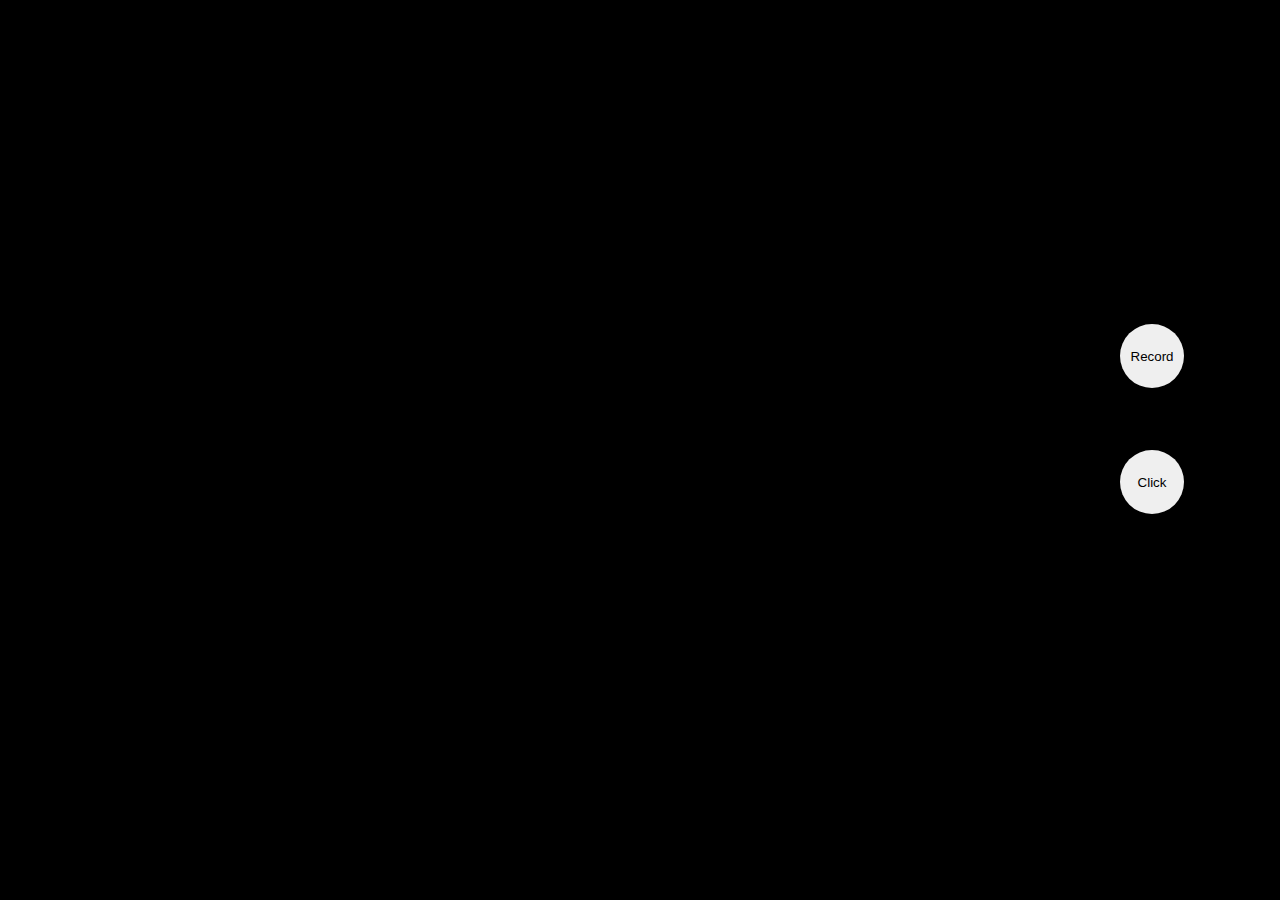
<file: camera-v1/index.html>
<!-- Comments are numbered in the form CO to Cn. -->

<!-- C0 -->
<!-- In this version of camera we will make a simple app that clicks photos and record videos and save them directly to your disk -->

<!-- C1 -->
<!-- Steps involved: -->
<!-- 1- Copy all the code from mediaRecorder poc as it already has a video recorder code. Now get the script out in a separate file.

2- Add a button in html with id click-picture, get its reference in JS, add a click eventlistener on this. On click of this button we will click pictures. 

3- Create a function "capture" which captures the at the moment image of its video track (getting from video element in the html) using canvas api. Attach this function to click event handler of captureBtn 

4- Since the functionality is done all we have to do is style it. So add an external CSS style sheet.
    a- Add styles for buttons
    b- Now for video we have to do something different, first we need to add a video container div in our html, also remove controls from video element, then make that container 100vh and 100vw, make its background black and then make the video element get its parent height and width (the reason for this is explained is css comments) -->

<!DOCTYPE html>
<html lang="en">
  <head>
    <meta charset="UTF-8" />
    <meta http-equiv="X-UA-Compatible" content="IE=edge" />
    <meta name="viewport" content="width=device-width, initial-scale=1.0" />
    <title>Camera - v1</title>
    <!-- C4.1 -->
    <link rel="stylesheet" href="style.css" />
  </head>
  <body>
    <!-- C4.4  -->
    <div class="video-container">
      <video autoplay></video>
    </div>
    <button id="record-video">Record</button>
    <!-- C2.1  -->
    <button id="click-picture">Click</button>
    <script src="script.js"></script>
  </body>
</html>
</file>
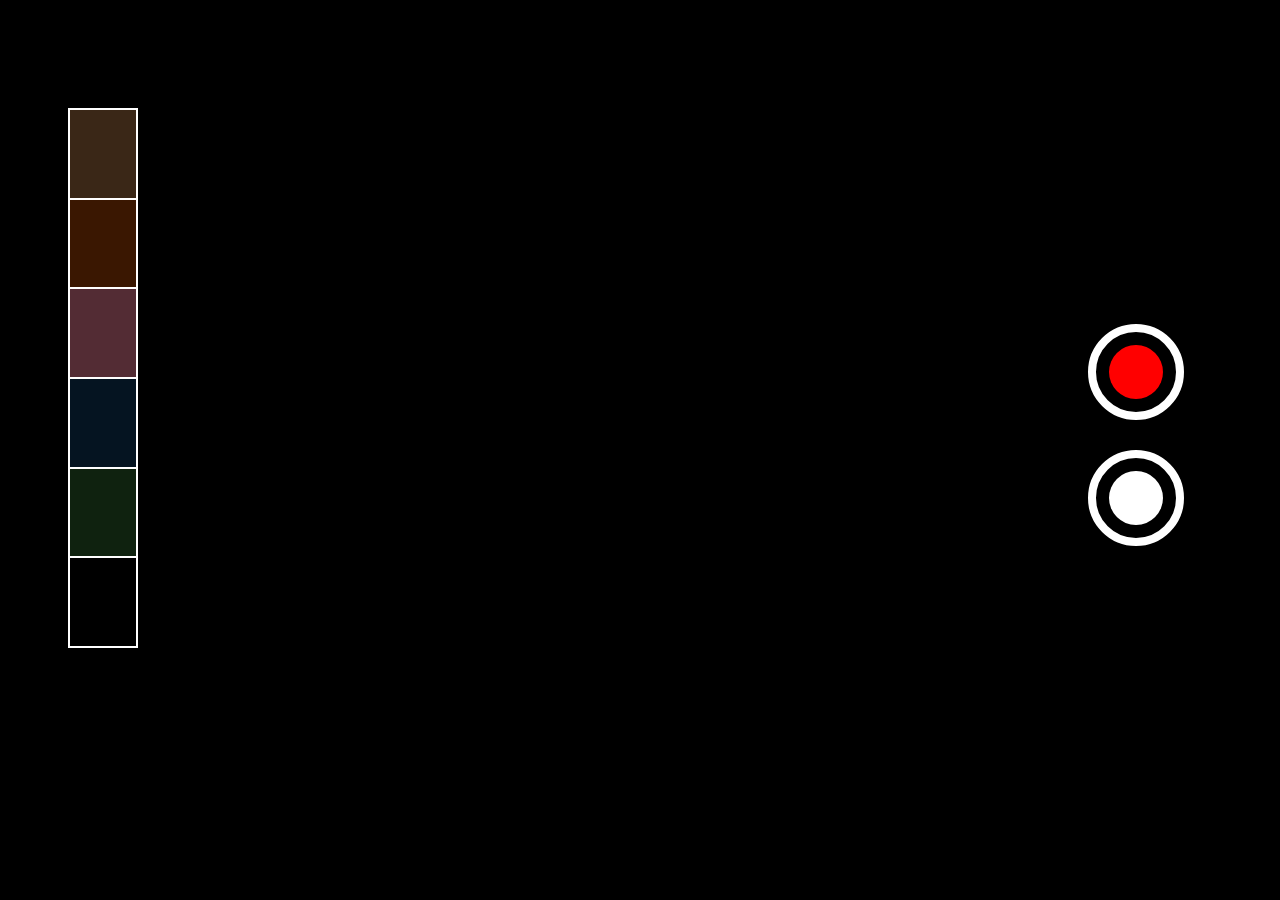
<file: camera-v2/index.html>
<!-- Comments are numbered in the form CO to Cn. -->

<!-- C0 -->
<!-- In this version of camera we will improve on camera v1 and just add filter UI elements and style the buttons with css and animations -->

<!-- C1 -->
<!-- Steps involved: -->
<!-- 1- Copy all the code from camera v1.

2- Remove the inner text of both btns and add a div inside them with id record-div and click-div respectively. Now we will style these buttons and divs in css. 

3- Create shrinkInOut animation using keyframes and then create 2 classes 
    a- record-animation: This will contain animation for recording
    b- capture-animation: This will contain animation for capture
  
4- Now in JS we will attach and remove the above classes to actually add the animation to buttons

5- Add divs in html to create filter and then style them using css-->

<!DOCTYPE html>
<html lang="en">
  <head>
    <meta charset="UTF-8" />
    <meta http-equiv="X-UA-Compatible" content="IE=edge" />
    <meta name="viewport" content="width=device-width, initial-scale=1.0" />
    <title>Camera - v2</title>
    <link rel="stylesheet" href="style.css" />
  </head>
  <body>
    <div class="video-container">
      <video autoplay></video>
    </div>
    <!-- C2.1 -->
    <button id="record-video"><div id="record-div"></div></button>
    <button id="click-picture"><div id="click-div"></div></button>

    <!-- C7.1 -->
    <!-- These are filter div each div has a background color that act as a filter, last div has no background color as it is for no filter option  -->
    <div class="filter-container">
       <div style="background-color: #f4a2613d" class="filter"></div>
      <div style="background-color: #e85d0440"  class="filter"></div>
      <div style="background-color: #ad5d6d7a"  class="filter"></div>
      <div style="background-color: #2195f323"  class="filter"></div>
      <div style="background-color: #4caf4f31"  class="filter"></div>
      <div  class="filter"></div>
    </div>
    <script src="script.js"></script>
  </body>
</html>
</file>
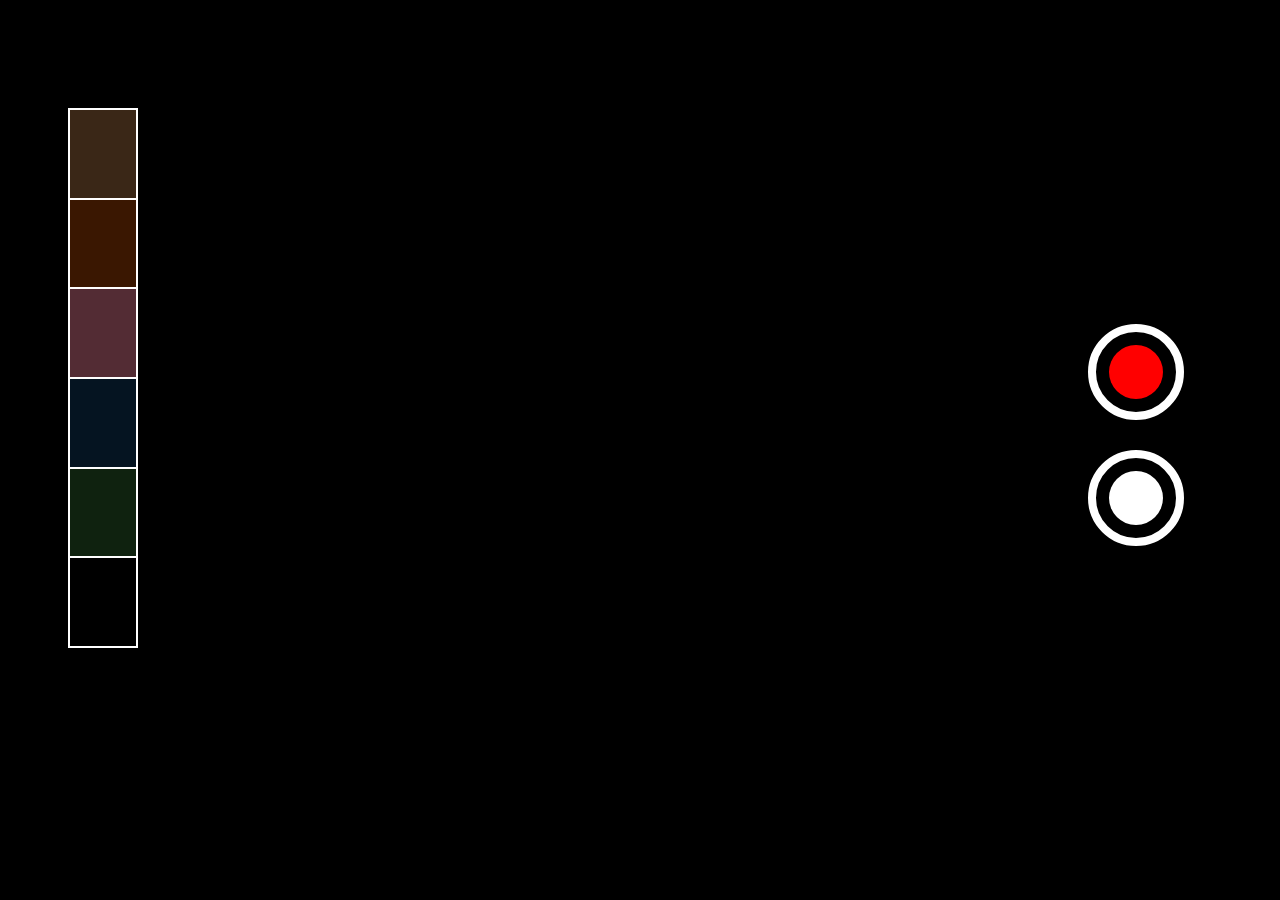
<file: camera-v3/index.html>
<!-- Comments are numbered in the form CO to Cn. -->

<!-- C0 -->
<!-- In this version of camera we will improve on camera v2 and add the functionality to filters -->

<!-- C1 -->
<!-- Steps involved: -->
<!-- 1- Copy all the code from camera v2.

2- Get reference of all filters in the script and attach click event handler on them. Create a global variable called filter and set it to empty string. Now in the event handler of filter we want 2 things (Remember filter only works on pictures):
    a- To store which filter is being used in global filter variable so that we can apply that on time of capturing the picture.
    b- To actually show filter on UI
  
3- Create 2 functions:
    a- addFilterToScreen: This will add the filter on the UI 
    b- removeFilter: This will remove filter from UI
  
4- We will have one bug that the filter we are showing on the UI will hide the buttons and filter UI elements below it, so we have to give them a higher z-index

5- We will also call removeFilter whenever we will record video because filters are not valid for videos in our app

6-Last thing we have to do is actually apply filter to the picture that is being taken(Remember filter colors should have opacity less than 1 something like 0.3 or 0.4 so that original image is actually visible). To do this we will imporve our capture function, now it will take filter as argument-->

<!DOCTYPE html>
<html lang="en">
  <head>
    <meta charset="UTF-8" />
    <meta http-equiv="X-UA-Compatible" content="IE=edge" />
    <meta name="viewport" content="width=device-width, initial-scale=1.0" />
    <title>Camera - v3</title>
    <link rel="stylesheet" href="style.css" />
  </head>
  <body>
    <div class="video-container">
      <video autoplay></video>
    </div>
    <button id="record-video"><div id="record-div"></div></button>
    <button id="click-picture"><div id="click-div"></div></button>

    <div class="filter-container">
       <div style="background-color: #f4a2613d" class="filter"></div>
      <div style="background-color: #e85d0440"  class="filter"></div>
      <div style="background-color: #ad5d6d7a"  class="filter"></div>
      <div style="background-color: #2195f323"  class="filter"></div>
      <div style="background-color: #4caf4f31"  class="filter"></div>
      <div  class="filter"></div>
    </div>
    <script src="script.js"></script>
  </body>
</html>
</file>
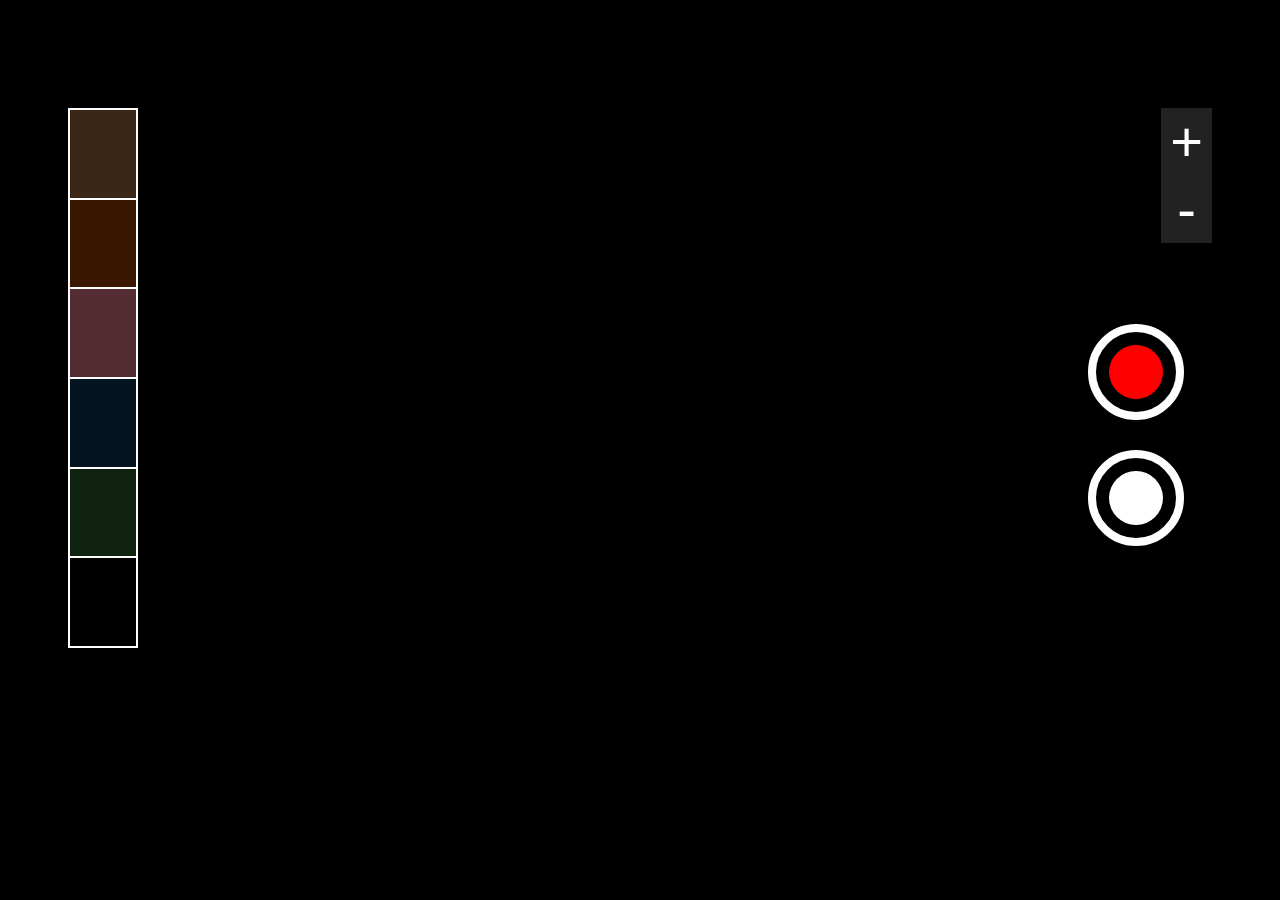
<file: camera-v4/index.html>
<!-- Comments are numbered in the form CO to Cn. -->

<!-- C0 -->
<!-- In this version of camera we will improve on camera v3 and add the zoom in and out functionality as well as UI. -->

<!-- C1 -->
<!-- Steps involved: -->
<!-- 1- Copy all the code from camera v2. 
2- Add a div with class zoom and inside it 2 buttons with id's in and out. Style these in css.
3- Get the reference of these 2 buttons in the script. Also create 3 variables - maxZoom, minZoom and currZoom
4- Now add click event listener to these 2 buttons. We want to do 2 things on click of any of these buttons
    a- Zoom in or out the video feed in the UI 
    b- Store the zoom level globally
  To zoom we can easily use transfrom:scale() property of css and manipulate it using js
5- Last step is to use currZoom value and actually zoom the image when capturing the picture (Remember this is digital zoom and not optical hence the image will get blurry on zooming). To do we simply have to zoom the canvas on which image is being drawn but here lies a problem, canvas gets zoomed from its origin and by default the origin is top left corner, we dont want that, we need the origin to be at the centre of the canvas. So first we will shift the origin of canvas to centre, zoom it then shift back the origin(shifting the origin also shifts the image so when we shift to centre a part of image was gone from the canvas so origin has to be set back again to top left after zooming) and then capture the image.-->

<!DOCTYPE html>
<html lang="en">
  <head>
    <meta charset="UTF-8" />
    <meta http-equiv="X-UA-Compatible" content="IE=edge" />
    <meta name="viewport" content="width=device-width, initial-scale=1.0" />
    <title>Camera - v4</title>
    <link rel="stylesheet" href="style.css" />
  </head>
  <body>
    <div class="video-container">
      <!-- C4.2  -->
      <!-- It is important to write transform css here because then only we will be able to get it using element.style.transform in js -->
      <video autoplay style="transform: scale(1);"></video>
    </div>
    <button id="record-video"><div id="record-div"></div></button>
    <button id="click-picture"><div id="click-div"></div></button>

    <div class="filter-container">
      <div style="background-color: #f4a2613d" class="filter"></div>
      <div style="background-color: #e85d0440" class="filter"></div>
      <div style="background-color: #ad5d6d7a" class="filter"></div>
      <div style="background-color: #2195f323" class="filter"></div>
      <div style="background-color: #4caf4f31" class="filter"></div>
      <div class="filter"></div>
    </div>

    <!-- C2.1  -->
    <div class="zoom">
      <button id="in">+</button>
      <button id="out">-</button>
    </div>
    <script src="script.js"></script>
  </body>
</html>
</file>
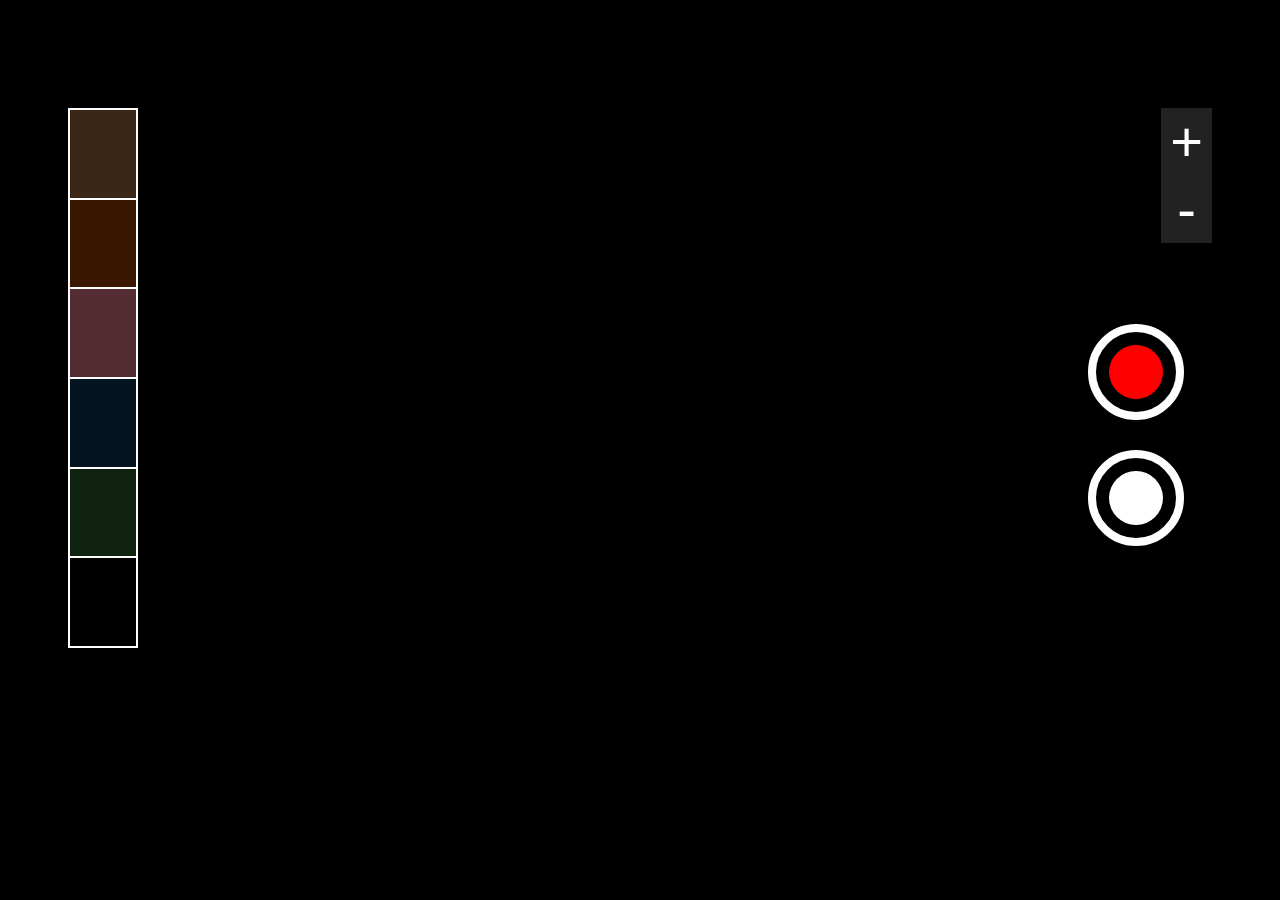
<file: camera-v5/index.html>
<!-- Comments are numbered in the form CO to Cn. -->

<!-- C0 -->
<!-- In this version of camera we will improve on camera v3 and add the zoom in and out functionality as well as UI. -->

<!-- C1 -->
<!-- Steps involved:
1- Create a new script called dbScript. In the script make a request to open a new indexedDb database called camera with version 1. Attach success, error and upgrade event handlers on the request. Create a global variable db and store the request.result from success and upgrade handlers in this variable. In the upgrade handler create and objectStore with name gallery and keypath = mId. Attach this script before the main script in html so that we can use db in main script

2- Create function called addMediaToGallery in dbScript which opens a transaction and add the given media to database. It takes 2 things media and type of media.

3- Now in our main script when we click picture instead of download it we will use the above function to store it. Similarly we will do it for the video. We can confirm if media is being stored in the application tab of dev tools.-->

<!DOCTYPE html>
<html lang="en">
  <head>
    <meta charset="UTF-8" />
    <meta http-equiv="X-UA-Compatible" content="IE=edge" />
    <meta name="viewport" content="width=device-width, initial-scale=1.0" />
    <title>Camera - v5</title>
    <link rel="stylesheet" href="style.css" />
  </head>
  <body>
    <div class="video-container">
      <video autoplay style="transform: scale(1)"></video>
    </div>
    <button id="record-video"><div id="record-div"></div></button>
    <button id="click-picture"><div id="click-div"></div></button>

    <div class="filter-container">
      <div style="background-color: #f4a2613d" class="filter"></div>
      <div style="background-color: #e85d0440" class="filter"></div>
      <div style="background-color: #ad5d6d7a" class="filter"></div>
      <div style="background-color: #2195f323" class="filter"></div>
      <div style="background-color: #4caf4f31" class="filter"></div>
      <div class="filter"></div>
    </div>

    <div class="zoom">
      <button id="in">+</button>
      <button id="out">-</button>
    </div>
    <!-- C2.7  -->
    <script src="dbScript.js"></script>
    <script src="script.js"></script>
  </body>
</html>
</file>
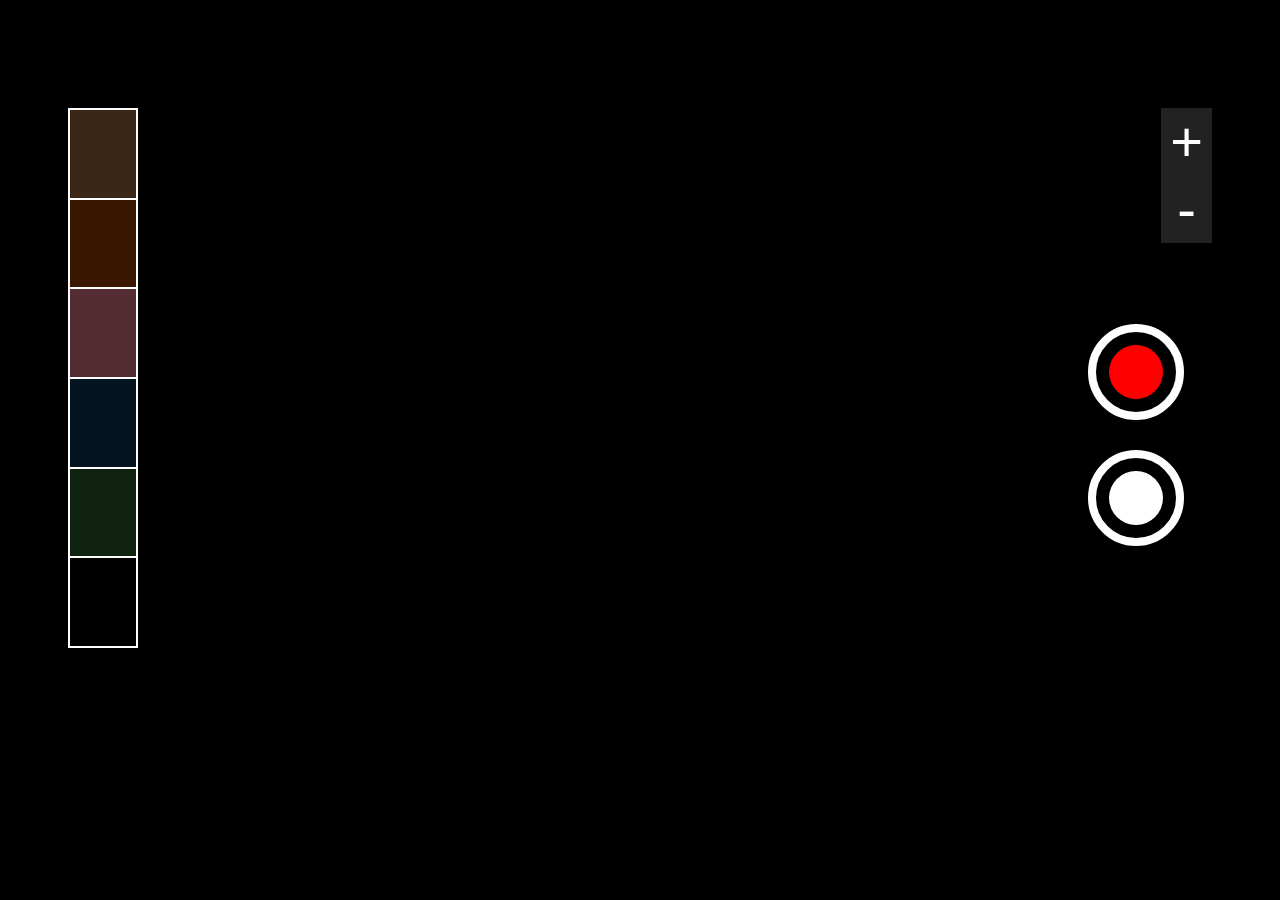
<file: camera-v6/index.html>
<!-- Comments are numbered in the form CO to Cn. -->

<!-- C0 -->
<!-- In this version of camera we will improve on camera v5 and add a gallery page where we can view all our saved media. -->

<!-- C1 -->
<!-- Steps involved:
1- Create a new html page called gallery.html, attach dbScript in this page.
2- In the dbScript create a function called viewMedia which will get all the media from indexedDb and render it on gallery page.Call this function in script tag of gallery page. Remember viewMedia will be invoked as soon as the page loads, this may not give time to open the db and store it in db variable through which we are creating transactions. So to solve this call viewMedia inside a setTimeout of 100ms-->

<!DOCTYPE html>
<html lang="en">
  <head>
    <meta charset="UTF-8" />
    <meta http-equiv="X-UA-Compatible" content="IE=edge" />
    <meta name="viewport" content="width=device-width, initial-scale=1.0" />
    <title>Camera - v6</title>
    <link rel="stylesheet" href="style.css" />
  </head>
  <body>
    <div class="video-container">
      <video autoplay style="transform: scale(1)"></video>
    </div>
    <button id="record-video"><div id="record-div"></div></button>
    <button id="click-picture"><div id="click-div"></div></button>

    <div class="filter-container">
      <div style="background-color: #f4a2613d" class="filter"></div>
      <div style="background-color: #e85d0440" class="filter"></div>
      <div style="background-color: #ad5d6d7a" class="filter"></div>
      <div style="background-color: #2195f323" class="filter"></div>
      <div style="background-color: #4caf4f31" class="filter"></div>
      <div class="filter"></div>
    </div>

    <div class="zoom">
      <button id="in">+</button>
      <button id="out">-</button>
    </div>
    <script src="dbScript.js"></script>
    <script src="script.js"></script>
  </body>
</html>
</file>
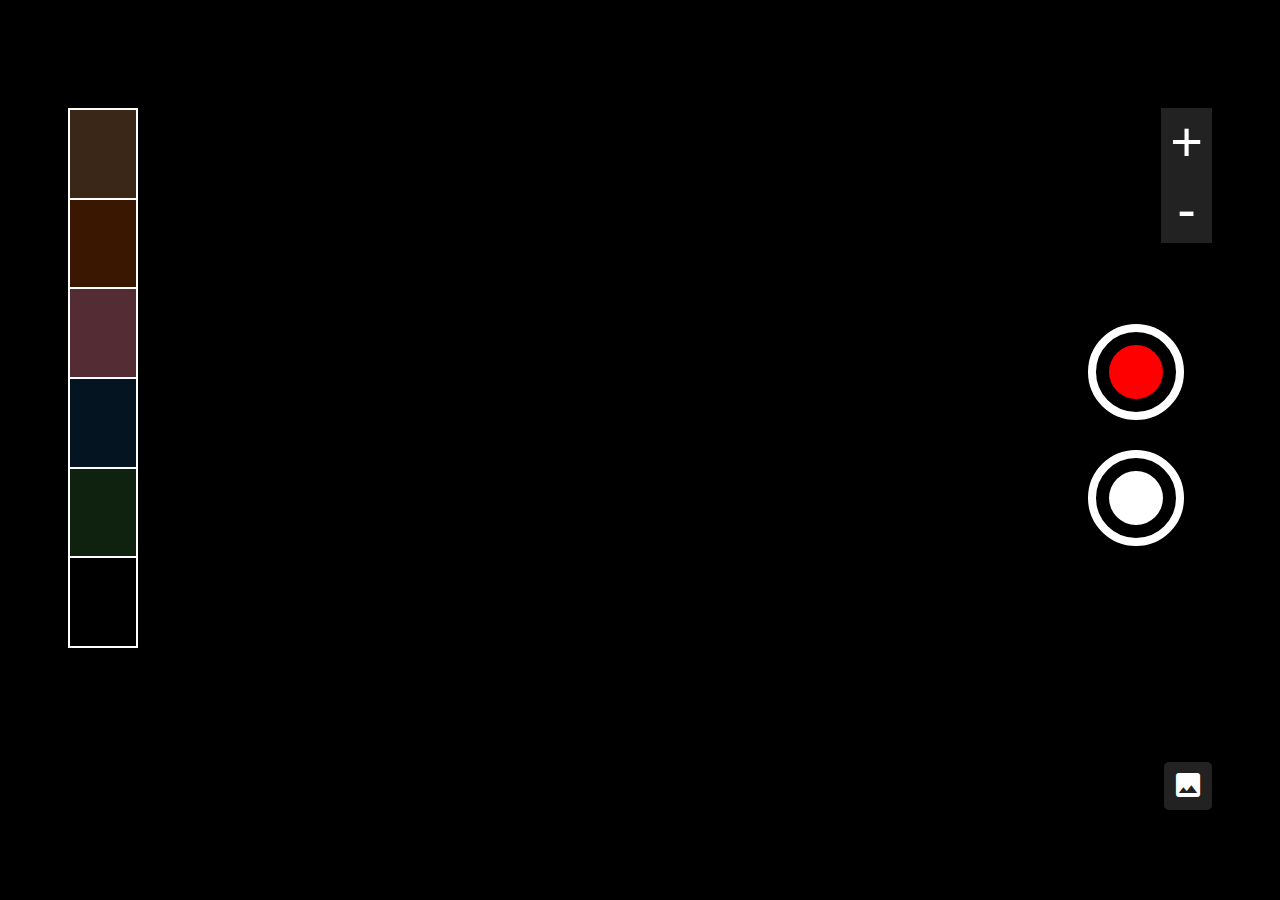
<file: camera-v7/index.html>
<!-- Comments are numbered in the form CO to Cn. -->

<!-- C0 -->
<!-- In this version of camera we will improve on camera v6 and add functionality to download and delete button Also style the gallery page. -->

<!-- C1 -->
<!-- Steps involved:
1- Create deleteMediaFromGallery function in dbScript which takes mId as argument and deletes the required media from inedexedDb.
2- Create a deleteBtn handler in dbScript which gets the mId from its container and calls deleteMediaFromGallery and also removes the entire media with its container from the screen. Attach this handler to deleteBtn in both image and video cases.
3- Next we need to create a click handler for download button. And then attach that to downloadBtn in both cases.This is to be done in dbScript.
4- Add a button in index.html which takes to gallery 
5- Finally Add a back button in gallery page and style it, make it responsive-->

<!DOCTYPE html>
<html lang="en">
  <head>
    <meta charset="UTF-8" />
    <meta http-equiv="X-UA-Compatible" content="IE=edge" />
    <meta name="viewport" content="width=device-width, initial-scale=1.0" />
    <title>Camera - v7</title>
    <link rel="preconnect" href="https://fonts.gstatic.com" />

    <link
      href="https://fonts.googleapis.com/icon?family=Material+Icons"
      rel="stylesheet"
    />
    <link rel="stylesheet" href="style.css" />
  </head>
  <body>
    <div class="video-container">
      <video autoplay style="transform: scale(1)"></video>
    </div>
    <button id="record-video"><div id="record-div"></div></button>
    <button id="click-picture"><div id="click-div"></div></button>

    <div class="filter-container">
      <div style="background-color: #f4a2613d" class="filter"></div>
      <div style="background-color: #e85d0440" class="filter"></div>
      <div style="background-color: #ad5d6d7a" class="filter"></div>
      <div style="background-color: #2195f323" class="filter"></div>
      <div style="background-color: #4caf4f31" class="filter"></div>
      <div class="filter"></div>
    </div>

    <div class="zoom">
      <button id="in">+</button>
      <button id="out">-</button>
    </div>

    <!-- C5.1.A  -->
    <button id="gallery-button">
      <span class="material-icons" style="font-size: 2rem; color: white">
        photo
      </span>
    </button>
    <script src="dbScript.js"></script>
    <script src="script.js"></script>
    <script>
      // C5.1.B
      let galleryBtn = document.querySelector("#gallery-button");
      // The onclick handler uses location object and change it from index.html to gallery.html in the same domain
      galleryBtn.addEventListener("click", function () {
        location.assign("gallery.html");
      });
    </script>
  </body>
</html>
</file>
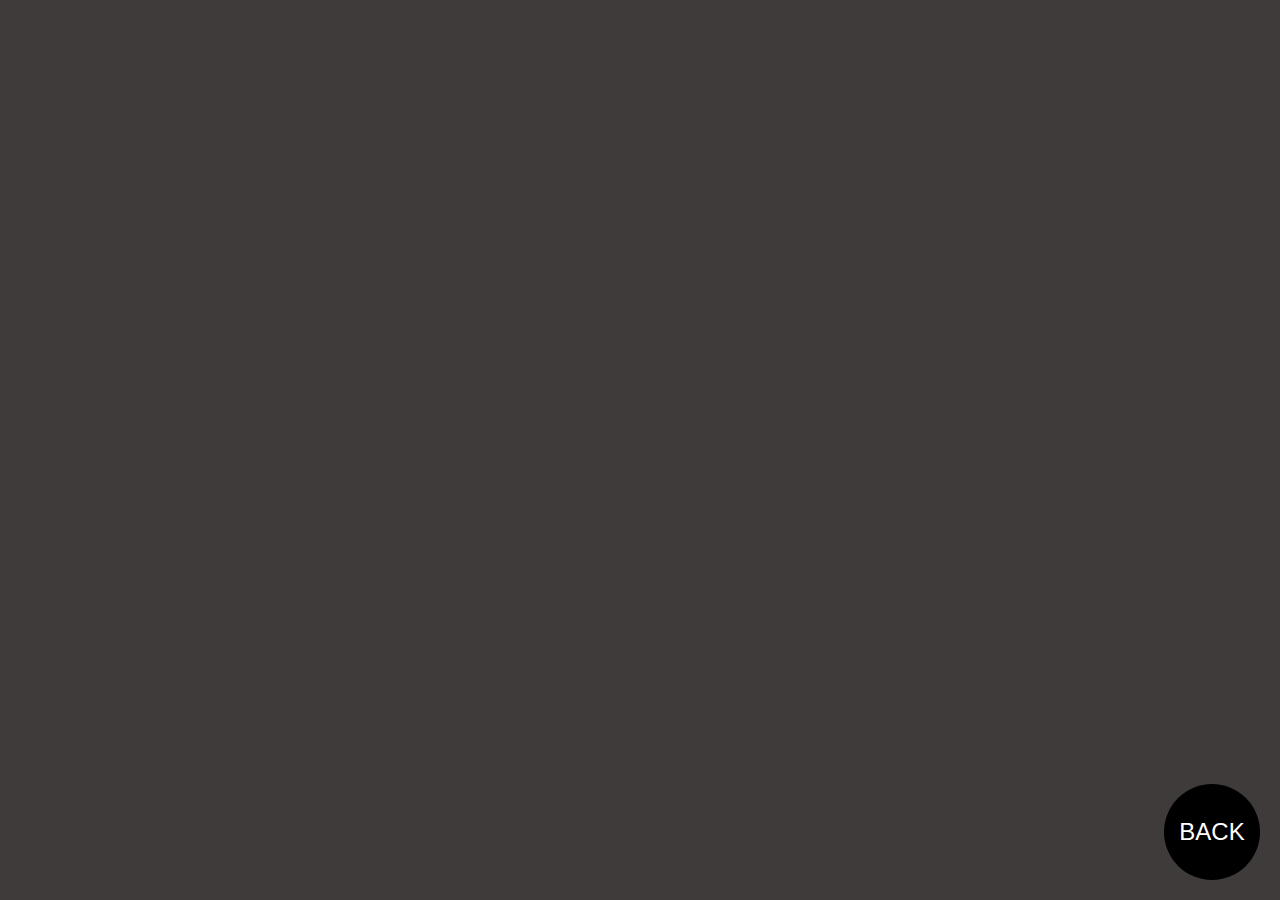
<file: camera-v7/gallery.html>
<!DOCTYPE html>
<html lang="en">
  <head>
    <meta charset="UTF-8" />
    <meta http-equiv="X-UA-Compatible" content="IE=edge" />
    <meta name="viewport" content="width=device-width, initial-scale=1.0" />
    <title>Document</title>
    <link rel="stylesheet" href="style.css" />
  </head>
  <!-- C6.5  -->
  <body
    style="
      background: #181313d4;
      display: flex;
      flex-wrap: wrap;
      justify-content: space-evenly;
    "
  >
    <!-- C6.1.A  -->
    <button class="gallery-back" onclick="">BACK</button>
    <script src="dbScript.js"></script>
    <script>
      //  C6.1.B
      let backBtn = document.querySelector(".gallery-back");
      backBtn.addEventListener("click", function () {
        location.assign("index.html");
      });
      setTimeout(function () {
        viewMedia();
      }, 100);
    </script>
  </body>
</html>
</file>
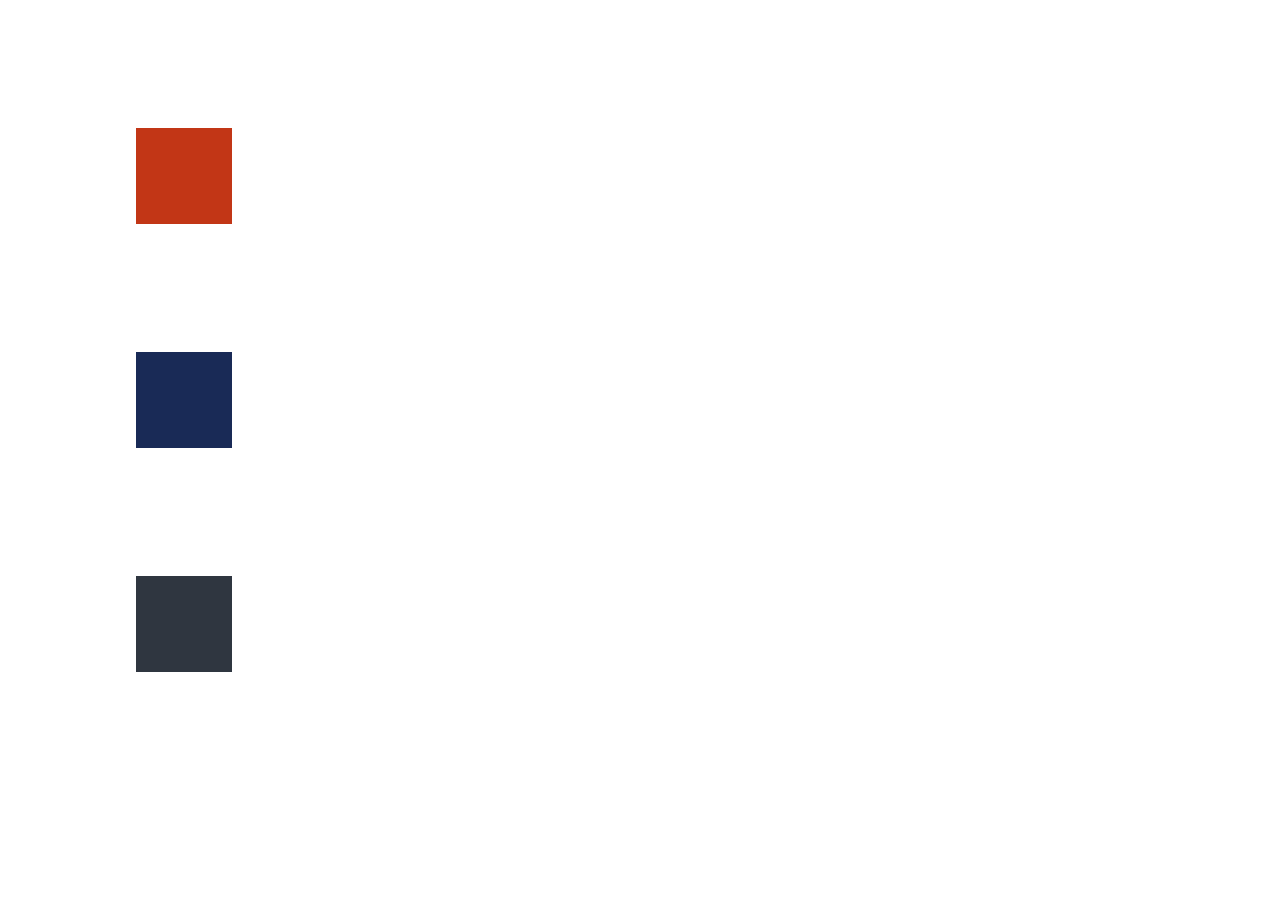
<file: pocs/animations.html>
<!-- Comments are numbered in the form CO to Cn. -->

<!-- C0 -->
<!-- In this POC we will see learn to animate html elements using css (keyframes)  -->

<!-- C1 -->

<!-- Steps involved:
1- Create basic html and add a 3 divs in the body. Give them class box-1, box-2 and box-3.
2- We will be using style tag to write css. First make all divs small boxes.
3- Create 3 animations using keyframes and attach them to these 3 boxes using the box-1 to box-3 classes. -->

<!DOCTYPE html>
<html lang="en">
  <head>
    <meta charset="UTF-8" />
    <meta http-equiv="X-UA-Compatible" content="IE=edge" />
    <meta name="viewport" content="width=device-width, initial-scale=1.0" />
    <title>Document</title>
    <style>
      /* C2.2  */
      div {
        height: 6rem;
        width: 6rem;
        margin: 8rem;
      }

      /* C4.1  */
      .box-1 {
        /* We are setting here which animation should run on this element and for how many seconds  */
        /* syntax:  */
            /* animation: name-of-animation animation-duration  */
        animation: scaleUp 2s;
        /* This property tells that the element should remain the way it ended with animation for example here element is scaling up so after the animation is finished the element should remain scaled up  */
        animation-fill-mode: forwards;
        background-color: #c23616;
      }

      /* C4.2  */
      .box-2 {
        background-color: #192a56;
        /* This is setting animation its duration and how many time animation should repeat( here it is repeating 10 times ) */
        animation: moveRightAndBack 1s 10;
        /* This property helps to start the animation after some seconds instead starting as soon as the element loads  */
        animation-delay: 3s;
      }

      /* C4.3  */
      .box-3 {
        background-color: #2f3640;
        /* Here the animation will repeat infinitely  */
        animation: fadeAway 0.5s infinite;
        animation-delay: 5s;
      }

      /* C3.1 */
      /* keyframes are used to create animations. 
    Syntax : @keyframes animation-name{
        some-percent-level{
            what element should look like at this percentage of animation 
        }
    } */

      /* C3.2  */
      /* This animates the element from its initial shape to 2x of its size   */
      @keyframes scaleUp {
        0% {
          transform: scale(1);
        }

        100% {
          transform: scale(2);
        }
      }

      /* C3.3  */
      /* This animates the element to move right 800px and then come back to its initial position  */
      @keyframes moveRightAndBack {
        0% {
          transform: translateX(0px);
        }
        50% {
          transform: translateX(800px);
        }
        100% {
          transform: translateX(0px);
        }
      }

      /* C3.4 */
      /* This animates the element to disappear */
      @keyframes fadeAway {
        0% {
          opacity: 1;
        }
        100% {
          opacity: 0;
        }
      } 
    </style>
  </head>
  <body>
    <!-- C2.1 -->
    <div class="box-1"></div>
    <div class="box-2"></div>
    <div class="box-3"></div>
  </body>
</html>
</file>
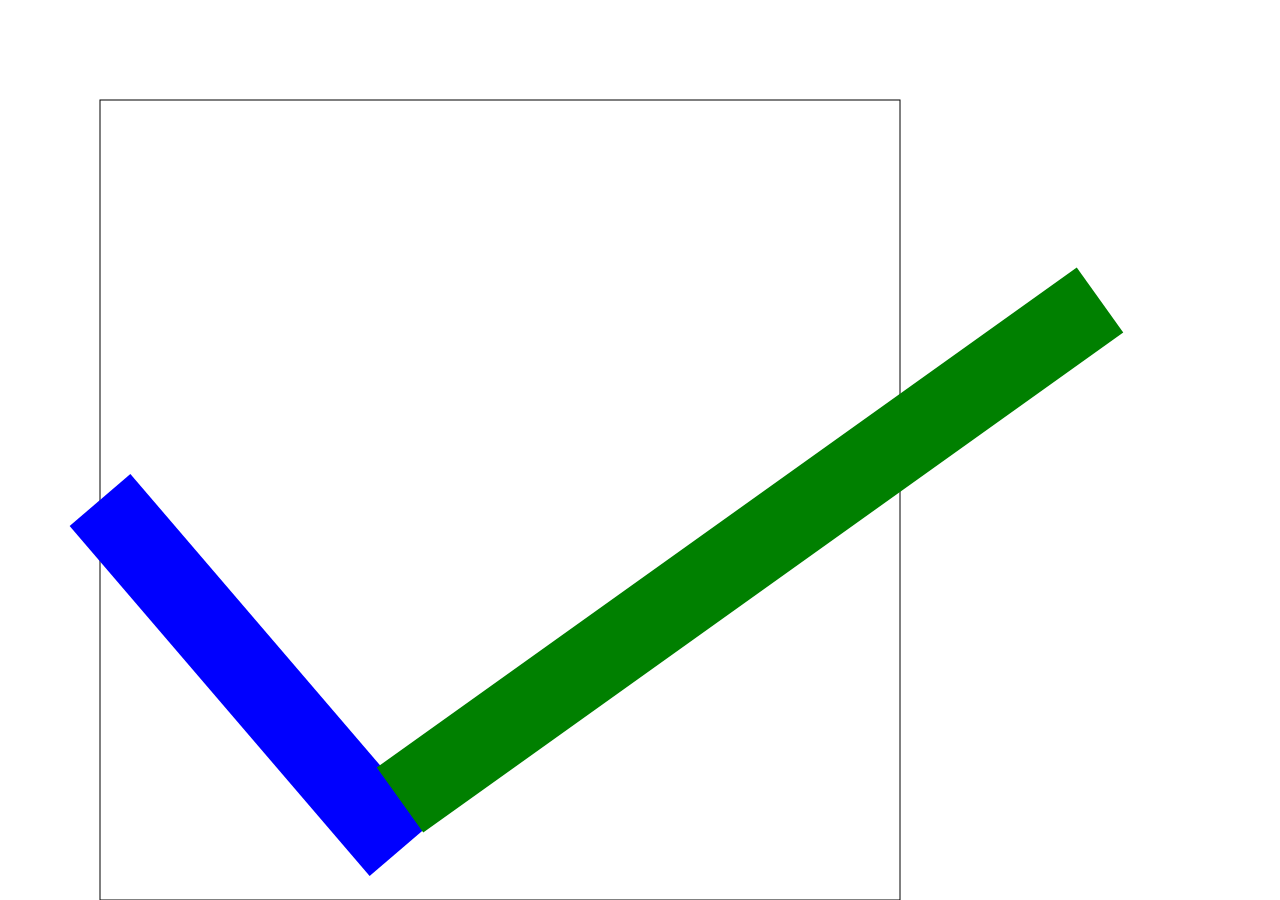
<file: pocs/canvas-1.html>
<!-- Comments are numbered in the form CO to Cn. -->

<!-- C0 -->
<!-- In this POC we will see learn to use canvas api and draw paths and shapes  -->

<!-- C1 -->

<!-- Steps involved:
1- Create basic html and add a canvas element in the body. Add script and reference the canvas element in JS.
2- Set the canvas to cover the entire screen size. You can do this by using css together with JS. In JS using the canvas reference set its height and width to window's inner height and width. In css, first set the body's margin to 0 and set canvas display to block 
3-Get canvas context and draw paths and shapes -->

<!DOCTYPE html>
<html lang="en">
  <head>
    <meta charset="UTF-8" />
    <meta http-equiv="X-UA-Compatible" content="IE=edge" />
    <meta name="viewport" content="width=device-width, initial-scale=1.0" />
    <title>Shapes</title>
    <!-- C2.5 -->
    <style>
      /* These both css style together with canvas.width and canvas.height property is important to make canvas full screen  */
      /* Note do not use css to set height and width as it stretches the canvas instead of increasing the size in correct ratio  */

      body {
        margin: 0;
      }

      /* this property removes the scrollbars when canvas is set to full width  */
      /* why it does so is not found (usage taken from stackoverflow) */
      canvas {
        display: block;
      }
    </style>
  </head>
  <body>
    <!-- C2.1  -->
    <canvas></canvas>
    <script>
      // C2.2
      let canvas = document.querySelector("canvas");

      // C2.3
      // setting the height and width of canvas to window's height and width
      canvas.width = window.innerWidth;
      canvas.height = window.innerHeight;

      // C2.4
      //   The <canvas> element creates a fixed-size drawing surface that exposes one or more rendering contexts, which are used to create and manipulate the content shown. In this POC, we focus on the 2D rendering context.

      // Here is how we get access to 2d context of our canvas element we are going to use this to draw on canvas
      let ctx = canvas.getContext("2d");

      // C3.1
      // canvas follows a grid system of x,y coordinate with origin being at top left corner. x increases from moving left to right and y increase in moving from top to bottom and vice versa

      //C3.2
      // beginPath method creates a new path everytime its called

      //C3.3
      //the moveTo function just moves the drawing cursor without actually drawing anything, to draw you have to call lineTo or functions like fillRect to draw shape
      //the lines you draw using lineTo will be only visible after you call stroke method

      //C3.4
      // In this example we are drawing a checkbox and then drawing a blue-green tick on it, after you have taught this in class you can give a break point if you want and ask them to draw a red cross.

      //C3.5
      // When the current path is empty, such as immediately after calling beginPath(), or on a newly created canvas, the first path construction command is always treated as a moveTo(), regardless of what it actually is. For that reason, you will almost always want to specifically set your starting position after resetting a path.

      // C4.1
      // This function creates a rectangle at given x,y of given height and width
      ctx.strokeRect(100, 100, 800, 800);

      // C4.2
      // first path
      ctx.beginPath();
      ctx.moveTo(100, 500);
      //setting which color lines to draw
      ctx.strokeStyle = "blue";
      // setting the width of lines to draw
      ctx.lineWidth = 80;
      ctx.lineTo(400, 850);
      // Stroke function draws out the lines in current path
      ctx.stroke();

      // Second path
      ctx.beginPath();
      ctx.moveTo(400, 800);
      ctx.strokeStyle = "green";
      ctx.lineTo(1100, 300);
      // C4.3
      // In this example you'll see that one line is blue and other is green, this is because for each line we create a path and set the color and then call stroke so suppose if we remove the second beginPath call all the lines will be in same path so when we change the line color to green and call stroke , both lines will be in same path and will get green
      ctx.stroke();
    </script>
  </body>
</html>
</file>
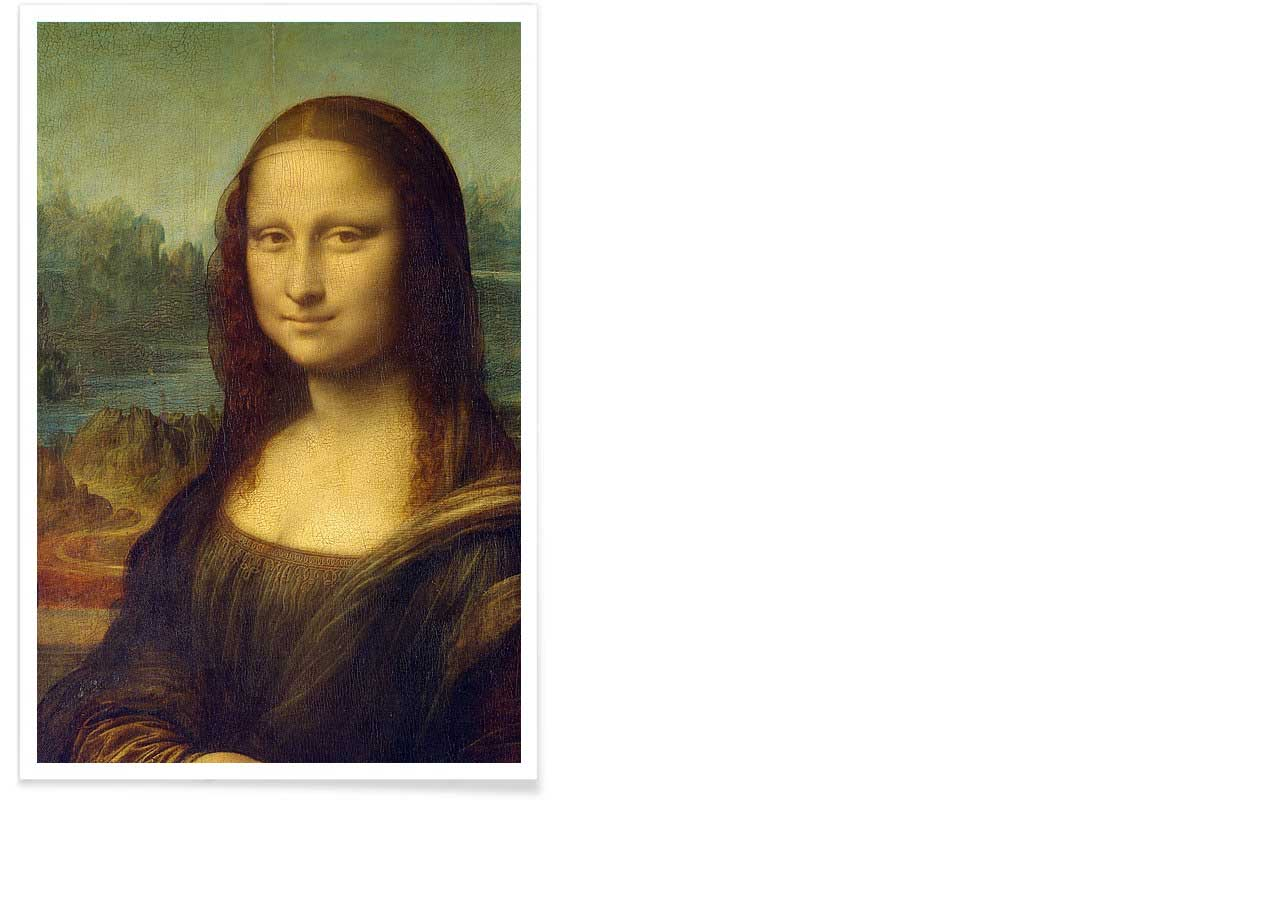
<file: pocs/canvas-2.html>
<!-- Comments are numbered in the form CO to Cn. -->

<!-- C0 -->
<!-- In this POC we will learn to images on canvas. To do this we have brought over the code from canvas-1 POC and deleted the paths and shapes -->

<!-- C1 -->

<!-- Steps involved:
1- No new steps are involved just using the same code and calling functions which draw images-->

<!DOCTYPE html>
<html lang="en">
  <head>
    <meta charset="UTF-8" />
    <meta http-equiv="X-UA-Compatible" content="IE=edge" />
    <meta name="viewport" content="width=device-width, initial-scale=1.0" />
    <title>The mona lisa</title>
    <style>
      body {
        margin: 0;
      }

      canvas {
        display: block;
      }
    </style>
  </head>
  <body>
    <canvas></canvas>
    <script>
      let canvas = document.querySelector("canvas");

      canvas.width = window.innerWidth;
      canvas.height = window.innerHeight;

      let ctx = canvas.getContext("2d");

      //   C2.1
      //   To draw an Image we can use an html image or video element and many other. 

      //   C2.2
      // So first create an image element
      let img = document.createElement("img");
      //   Set image src to it
      img.src = "c3.jpg";
      //Now this step is imp we can only use html image element to draw after it has loaded so, on image load we call the draw function
      img.onload = function () {
        // C2.3
        //   this function draws a given image at given x,y coordinate
        ctx.drawImage(img, 0, 0);
        // we dont actually want to add this image element to dom so we will remove it
        img.remove();
      };
    </script>
  </body>
</html>
</file>
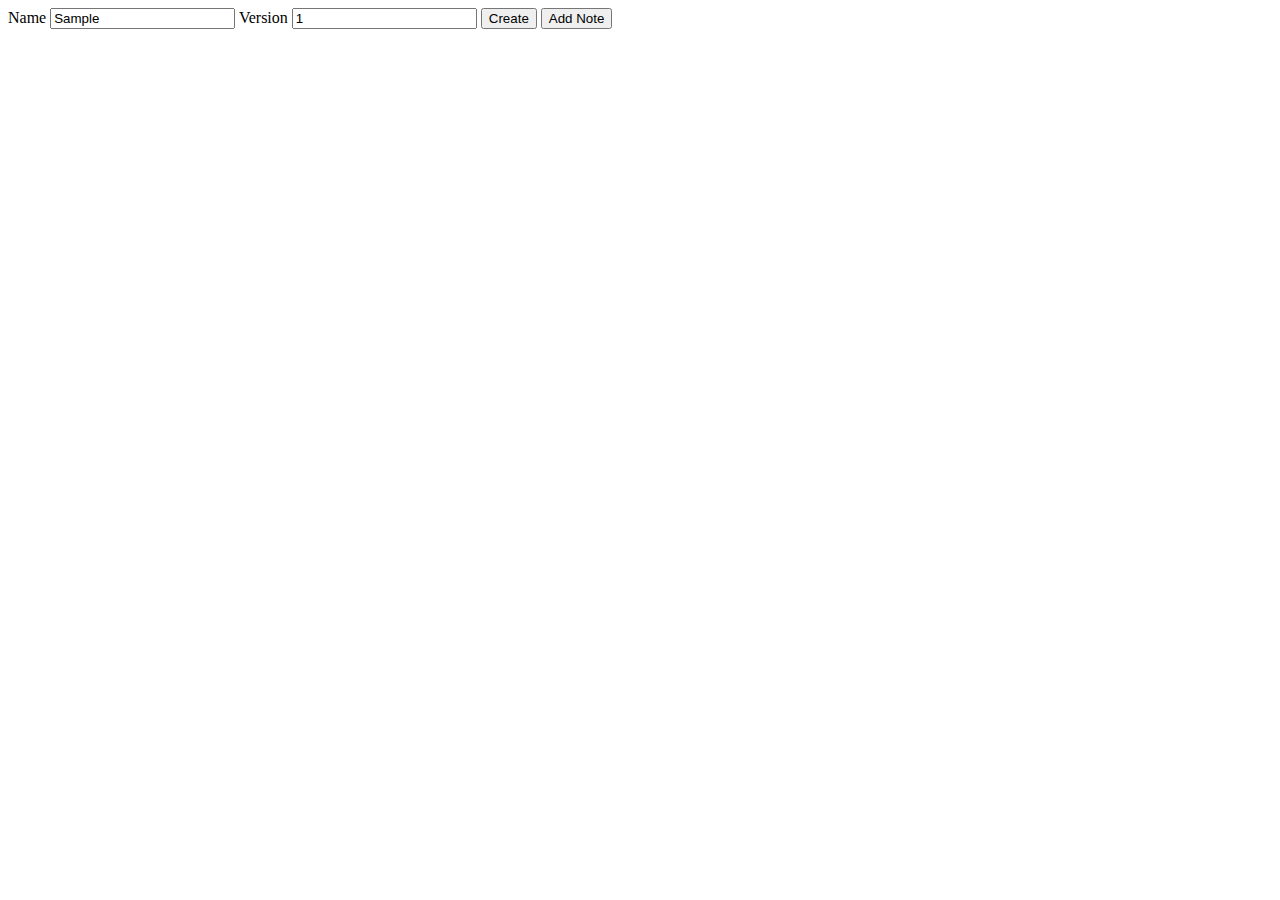
<file: pocs/indexedDb.html>
<!-- Comments are numbered in the form CO to Cn. -->

<!-- C0 -->
<!-- In this POC we will see learn to use IndexedDB. IndexedDb is NOSQL & asynchronous. Before going through code look at event cycle diagram  -->

<!-- C1 -->

<!-- Steps involved:
1-  Create 2 inputs 
    a- For DB name of type text, give it id txtDB 
    b- For DB version of type number, give it id vBD
    
    Create 2 buttons and give them id createDb and addNote, in script create a global variable called db and reference these buttons in JS.
2- Now create a function called createDb, it will get the values of both input tags and create a db using indexed database of given database name and version. Attach click event listener of createBtn and call createDb function there.

3- Create another function called addNote. This will open a transaction to our indexedDb databse. A transaction is a way to perform CRUD with our indexedDb database. And inside this function we will use transaction to add data to our database. Remember in our createDb function we created a database called notes and inside that database we created a table or an objectStore also called notes. Now in this function we will stores notes to this objectStore. Attach click event listener of addBtn and call addNote function there.

4- Last step is to create a function through which we can view our Notes. We will add this function to onsuccess method.-->

<!DOCTYPE html>
<html lang="en">
  <head>
    <meta charset="UTF-8" />
    <meta http-equiv="X-UA-Compatible" content="IE=edge" />
    <meta name="viewport" content="width=device-width, initial-scale=1.0" />
    <title>Document</title>
    <!-- C2.1  -->
    Name
    <input type="text" value="Sample" id="txtDB" />
    Version
    <input type="number" value="1" id="vDB" />
    <button id="createDb">Create</button>
    <button id="addNote">Add Note</button>
  </head>
  <script>
    // C2.2
    let db;
    let createBtn = document.querySelector("#createDb");
    let addBtn = document.querySelector("#addNote");

    // C3.4
    createBtn.addEventListener("click", function () {
      createDb();
    });

    // C4.2
    addBtn.addEventListener("click", function () {
      addNote();
    });

    // C4.1
    function addNote() {
      //  We are always adding the same note so after adding once it will not do anything no matter how many time we click on add button
      let note = {
        nId: "4afty23",
        txt: "Yes a note",
      };

      // This is a transaction.
      // transaction("storeName","modeOfTransaction")
      // this opens a transaction
      // this transaction is a request you can add event listener to it
      let tx = db.transaction("notes", "readwrite");

      // Using this transaction we get the required store
      let notesStore = tx.objectStore("notes");

      // Using that store we can add the data (this is also a request)
      notesStore.add(note);
    }

    // C3.1
    function createDb() {
      let dbN = document.getElementById("txtDB").value;
      let v = document.getElementById("vDB").value;
      let request = indexedDB.open(dbN, v); //can omit the version will become 1

      // C3.2
      //  We can access the database as request.result in success as well as upgrade handler

      request.onsuccess = function (e) {
        db = request.result;
        alert("Success");
        // C5.2 
        viewNotes()
      };

      request.onerror = function (e) {
        alert("err");
      };

      request.onupgradeneeded = function (e) {
        db = request.result;
        //   C3.3
        //ObjectStore is like a table in sql database
        // we can only create object store in upgrade
        //So whenever we create a new "table" we have to change the version number so that update can be called
        //ketPath is the unique id which is required for each entry in this "table"
        //keyPath can be anything not just id
        db.createObjectStore("notes", { keyPath: "nId" });
        // The name of this "table" is notes
        // every objectstore just has 2 columns => key here it will be nId and value which is an object which will contain our data
        alert("upgrade");
      };
    }
  
    // C5.1 
   function viewNotes() {
        let tx = db.transaction("notes", "readonly");
        let notes = tx.objectStore("notes");
        let req = notes.openCursor(); //also a request
        req.onsuccess = function (e) {
          let cursor = req.result;

          if (cursor) {
            //do something with cursor
            console.log(cursor.value);
            //this again calls the req.onsuccess
            //with the next object
            cursor.continue();
          }
        };
      }
  
  </script>
  <body></body>
</html>
</file>
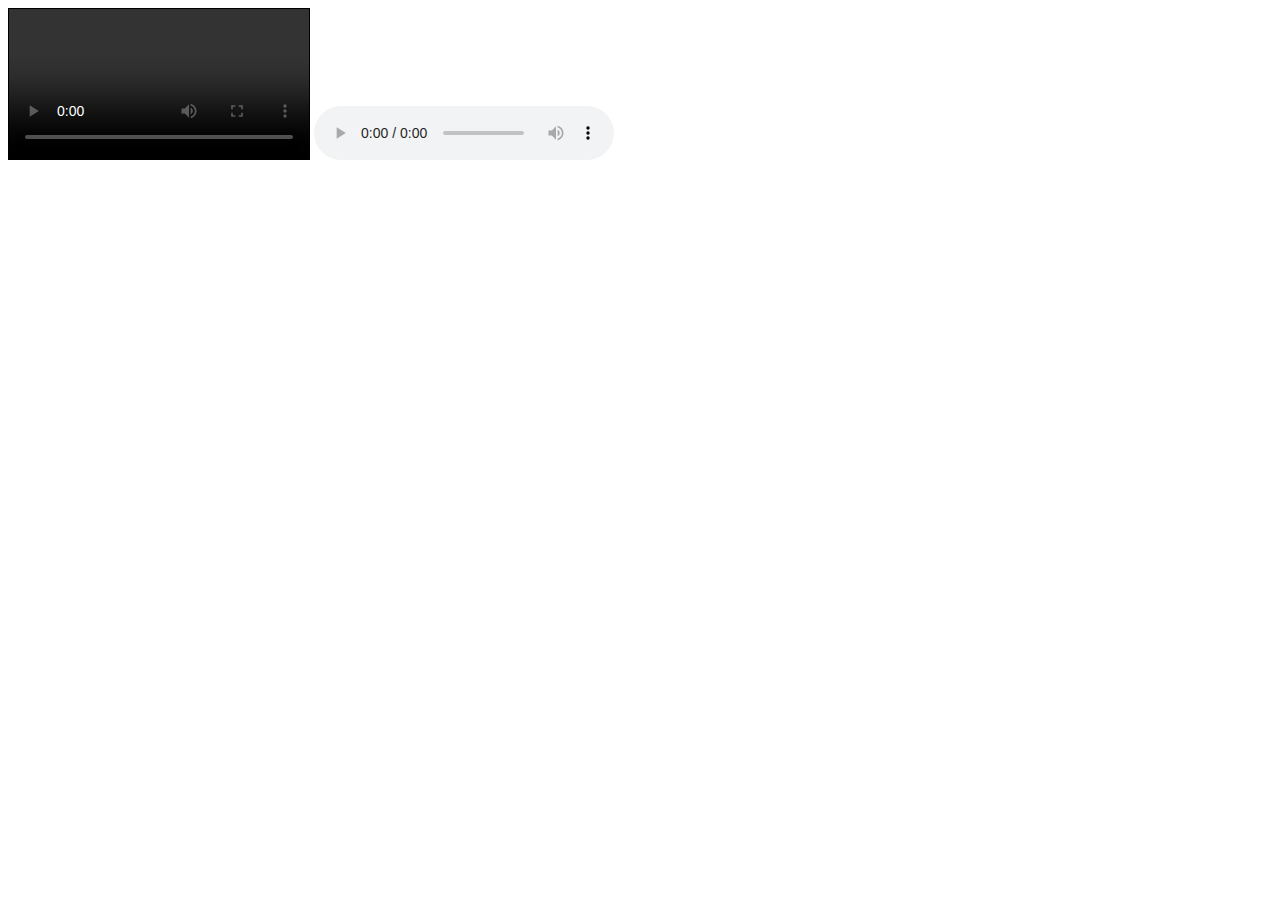
<file: pocs/mediaDevices.html>
<!-- Comments are numbered in the form CO to Cn. -->

<!-- C0 -->
<!-- In this POC we will see how we can get access of user's camera and mic and use that to display video and audio captured by those media devices. Basic html and JS is only used.  -->

<!-- C1 -->
<!-- Steps involved:



1- Create html with 2 main elements for this (video and audio element) add controls to them
2- Create a script which first store references to those elements and ask for user media permission using getUserMedia(), if allowed you'll receive a mediastream object, it will contain audio and video tracks 
3- Use this object to set the srcObject of audio and video elements, now the autoplay was important because we want to media to be played at the same time it is captured by media devices.  
4- Lastly add autoplay to them.-->

<!DOCTYPE html>
<html lang="en">
  <head>
    <meta charset="UTF-8" />
    <meta http-equiv="X-UA-Compatible" content="IE=edge" />
    <meta name="viewport" content="width=device-width, initial-scale=1.0" />
    <title>Camera and mic</title>
    <style>
      video {
        border: 1px solid;
      }
    </style>
  </head>
  <body>
    <video autoplay controls></video>
    <audio autoplay controls></audio>
    <script>
      // C2.0
      // This object is used to filter the type of media we want as input
      let constraints = { video: true, audio: true };

      let audioPlayer = document.querySelector("audio");
      let videoPlayer = document.querySelector("video");
      // C2.1
      // getUserMedia() asks user for permission to use a media . It gives a MediaStream with tracks depending on constraints object.

      // C2.2
      // It returns a Promise that resolves to a MediaStream object. If the user denies permission, or matching media is not available, then the promise is rejected with NotAllowedError or NotFoundError respectively.

      // C3.0
      // navigator is an object given to us by browser
      navigator.mediaDevices
        .getUserMedia(constraints)
        .then(function (mediaStream) {
          // C3.1 
          // Once the user gives permission to use camera and mic, you will get a mediastream object. Set that object as source to the audio video element

          audioPlayer.srcObject = mediaStream;
          videoPlayer.srcObject = mediaStream;
        });
    </script>
  </body>
</html>
</file>
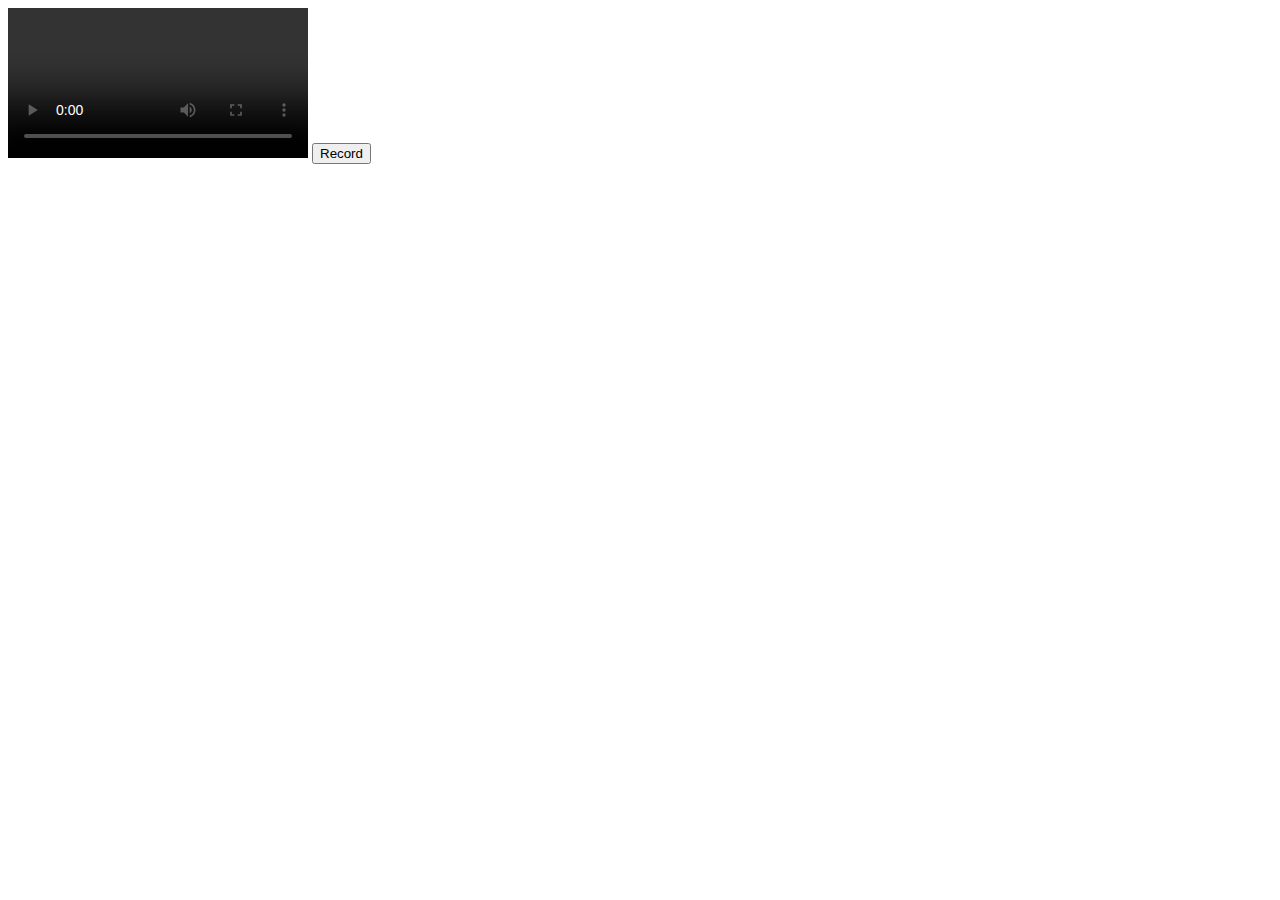
<file: pocs/mediaRecorder.html>
<!-- Comments are numbered in the form CO to Cn. -->

<!-- C0 - Overview -->
<!-- In this POC we will see how we can record the video input captured through camera and mic. To do so we have brought over the code from mediaDevices POC and will be improving on it. We have also removed audio element and its references as we will be working with video only  -->

<!-- C1 -->
<!-- Steps involved:

1- Remove audio element and its references from the script, add a button with id 'record-video', store the reference of this button in the script
2- In script create few variables mediaRecorder (this will store MediaRecorder object later explained), chunks and initialise it to empty array and recordState, which is initially set to false
3- In the then function create a MediaRecorder object, give it the mediaStream object and save that instance in the variable created in step 2
4- On mediaRecorder attach 2 event handlers, 
    a-  ondataavaiable => this will collect all the data that is coming from mediastream
    b-  onstop => this will save all the collected data in file which will be saved to our disk
5- Attach an click event handler to the button which on click will toggle the recordState and start/stop the recording  -->

<!DOCTYPE html>
<html lang="en">
  <head>
    <meta charset="UTF-8" />
    <meta http-equiv="X-UA-Compatible" content="IE=edge" />
    <meta name="viewport" content="width=device-width, initial-scale=1.0" />
    <title>Camera and mic</title>
  </head>
  <body>
    <video autoplay controls></video>
    <button id="record-video">Record</button>
    <script>
      let constraints = { video: true, audio: true };

      let videoPlayer = document.querySelector("video");
      let vidRecordBtn = document.querySelector("#record-video");

      let mediaRecorder;
      let chunks = [];
      let recordState = false;

      //   C7

      //Attach click event handler on vidRecordBtn

      vidRecordBtn.addEventListener("click", function () {
        //if record state is false make it true and start recording
        if (!recordState) {
          recordState = true;
          mediaRecorder.start();
          vidRecordBtn.innerText = "Recording...";
        } else {
          //else make record state false and stop recording
          recordState = false;
          mediaRecorder.stop();
          vidRecordBtn.innerText = "Record";
        }
      });

      navigator.mediaDevices
        .getUserMedia(constraints)
        .then(function (mediaStream) {
          videoPlayer.srcObject = mediaStream;

          //   C2

          //   The MediaRecorder interface of the MediaStream Recording API provides functionality to easily record media.  It is created using the MediaRecorder() constructor, which takes mediaStream object

          mediaRecorder = new MediaRecorder(mediaStream);

          //   C3

          // mediaRecorder has 2 imp events =>
          //             a- ondataavailable invoked when mediaRecorder get data from mediaStream after it starts recording
          //             b- onstop invoked when mediaRecorder stops recording

          mediaRecorder.ondataavailable = function (e) {
            // C4
            // Here we are just pushing the chunks of data coming from mediaStream passed to this mediaRecorder
            chunks.push(e.data);
          };
          
          mediaRecorder.onstop = function () {
            // C5
            
            // The Blob object represents a blob, which is a file-like object of immutable, raw data

            // Here we are creating a new blob using the chunks of data, also setting what kind of file is present in blob which here is a video file
            let blob = new Blob(chunks, { type: "video/mp4" });
            //also remember to empty the chunks array so the new video can start from fresh
            chunks = [];

            //create a url for the blob object
            var blobUrl = URL.createObjectURL(blob);

            // C6

            // download the video using the link attached to an anchor tag and clicking it
            var link = document.createElement("a");
            link.href = blobUrl;
            link.download = "video.mp4";
            link.click();
            link.remove();
          };
        });
    </script>
  </body>
</html>
</file>
<file: camera-v1/style.css>
* {
  box-sizing: border-box;
}

body {
  margin: 0;
}

/* C4.2  */
#record-video {
  /* the video element is going to cover entire screen so we have removed this button from normal flow by position fixed  */
  position: fixed;
  right: 6rem;
  top: 36vh;
  height: 4rem;
  width: 4rem;
  border-radius: 50%;
  border: none;
}

/* C4.3 */
/* Similarly for capture btn */
#click-picture {
  position: fixed;
  right: 6rem;
  top: 50vh;
  height: 4rem;
  width: 4rem;
  border-radius: 50%;
  border: none;
}


/* C4.5 */
.video-container {
  height: 100vh;
  width: 100vw;
  /* when we give video element 100% height and width of its parent so it overflow and hence overflow hidden; */
  overflow: hidden;
  background-color: black;
}

video{
    height: 100%;
    width: 100%;
}
</file>
<file: camera-v2/style.css>
* {
  box-sizing: border-box;
}

body {
  margin: 0;
}

/* C2.2 */
/* Height and width of both btns have been changed from 4 rem to 6rem  */

#record-video {
  position: fixed;
  right: 6rem;
  top: 36vh;
  height: 6rem;
  width: 6rem;
  border-radius: 50%;
  /* C2.3  */
  /* Border of both buttons have been set to 8px solid white  */
  border: 8px solid white;
  /* C2.4  */
  /* Background of both btns have been set to black  */
  background: black;
}

#click-picture {
  position: fixed;
  right: 6rem;
  top: 50vh;
  height: 6rem;
  width: 6rem;
  border-radius: 50%;
  border: 8px solid white;
  background: black;
}

.video-container {
  height: 100vh;
  width: 100vw;
  overflow: hidden;
  background-color: black;
}

video {
  height: 100%;
  width: 100%;
}

/* C3  */
#record-div,
#click-div {
  height: 70%;
  width: 80%;
  /* margin auto so both div can be centered */
  margin: auto;
  border-radius: 50%;
}

#record-div {
  background: red;
}

#click-div {
  background: white;
}

/* C4.2 */
/* whichever element has this calls the animation will run on it infinitely */
.recording-animation {
  animation: shrinkInOut 0.8s infinite;
}

/* C4.3  */
/* whichever element has this calls the animation will run on it only once  */
.capture-animation {
  animation: shrinkInOut 1s;
}

/* C4.1 */
/* This animation first scales the element from 1 to 1.2 and then back to 1  */
@keyframes shrinkInOut {
  0% {
    transform: scale(1);
  }

  50% {
    transform: scale(1.2);
  }

  100% {
    transform: scale(1);
  }
}

.filter-container {
  border: 1px solid white;
  top: 12vh;
  height: 60vh;
  width: 5.5vw;
  position: fixed;
  /* We have added flex to make it responsive as we will give flex direction row on smaller screen sizes  */
  display: flex;
  flex-direction: column;
  left: 5.3vw;
}

.filter {
  border: 1px solid white;
  height: 20%;
  /* C7.2 */
  /* all the filter options have same background image  */
  background: url(https://images.unsplash.com/photo-1591526038358-0e3d334fb8c0?ixid=MXwxMjA3fDB8MHxwaG90by1wYWdlfHx8fGVufDB8fHw%3D&ixlib=rb-1.2.1&auto=format&fit=crop&w=100);
  /* this is to blend the image background and background color  */
  background-blend-mode: color-burn;
  /* this is to cover the entire filter div  */
  background-size: cover;
}
</file>
<file: camera-v3/style.css>
* {
  box-sizing: border-box;
}

body {
  margin: 0;
}

#record-video {
  position: fixed;
  right: 6rem;
  top: 36vh;
  height: 6rem;
  width: 6rem;
  border-radius: 50%;
  border: 8px solid white;
  background: black;
}

#click-picture {
  position: fixed;
  right: 6rem;
  top: 50vh;
  height: 6rem;
  width: 6rem;
  border-radius: 50%;
  border: 8px solid white;
  background: black;
}

.video-container {
  height: 100vh;
  width: 100vw;
  overflow: hidden;
  background-color: black;
}

video {
  height: 100%;
  width: 100%;
}

#record-div,
#click-div {
  height: 70%;
  width: 80%;
  margin: auto;
  border-radius: 50%;
}

#record-div {
  background: red;
}

#click-div {
  background: white;
}

.recording-animation {
  animation: shrinkInOut 0.8s infinite;
}

.capture-animation {
  animation: shrinkInOut 1s;
}

@keyframes shrinkInOut {
  0% {
    transform: scale(1);
  }

  50% {
    transform: scale(1.2);
  }

  100% {
    transform: scale(1);
  }
}

.filter-container {
  border: 1px solid white;
  top: 12vh;
  height: 60vh;
  width: 5.5vw;
  position: fixed;
  display: flex;
  flex-direction: column;
  left: 5.3vw;
}

.filter {
  border: 1px solid white;
  height: 20%;
  background: url(https://images.unsplash.com/photo-1591526038358-0e3d334fb8c0?ixid=MXwxMjA3fDB8MHxwaG90by1wYWdlfHx8fGVufDB8fHw%3D&ixlib=rb-1.2.1&auto=format&fit=crop&w=100);
  background-blend-mode: color-burn;
  background-size: cover;
}

/* C3 */
#record-video,
#click-picture,
.filter-container {
  z-index: 3;
}
</file>
<file: camera-v4/style.css>
* {
  box-sizing: border-box;
}

body {
  margin: 0;
}

#record-video {
  position: fixed;
  right: 6rem;
  top: 36vh;
  height: 6rem;
  width: 6rem;
  border-radius: 50%;
  border: 8px solid white;
  background: black;
}

#click-picture {
  position: fixed;
  right: 6rem;
  top: 50vh;
  height: 6rem;
  width: 6rem;
  border-radius: 50%;
  border: 8px solid white;
  background: black;
}

.video-container {
  height: 100vh;
  width: 100vw;
  overflow: hidden;
  background-color: black;
}

video {
  height: 100%;
  width: 100%;
 
}

#record-div,
#click-div {
  height: 70%;
  width: 80%;
  margin: auto;
  border-radius: 50%;
}

#record-div {
  background: red;
}

#click-div {
  background: white;
}

.recording-animation {
  animation: shrinkInOut 0.8s infinite;
}

.capture-animation {
  animation: shrinkInOut 1s;
}

@keyframes shrinkInOut {
  0% {
    transform: scale(1);
  }

  50% {
    transform: scale(1.2);
  }

  100% {
    transform: scale(1);
  }
}

.filter-container {
  border: 1px solid white;
  top: 12vh;
  height: 60vh;
  width: 5.5vw;
  position: fixed;
  display: flex;
  flex-direction: column;
  left: 5.3vw;
}

.filter {
  border: 1px solid white;
  height: 20%;
  background: url(https://images.unsplash.com/photo-1591526038358-0e3d334fb8c0?ixid=MXwxMjA3fDB8MHxwaG90by1wYWdlfHx8fGVufDB8fHw%3D&ixlib=rb-1.2.1&auto=format&fit=crop&w=100);
  background-blend-mode: color-burn;
  background-size: cover;
}

#record-video,
#click-picture,
.filter-container {
  z-index: 3;
}


/* C2.2  */

.zoom {
  z-index: 3;
  top: 12vh;
  height: 15vh;
  width: 4vw;
  position: fixed;
  display: flex;
  flex-direction: column;
  right: 5.3vw;
}

.zoom button {
  color: white;
  background-color: #222;
  border: none;
  outline: none;
  height: 50%;
  font-size: 3.5rem;
}
</file>
<file: camera-v5/style.css>
* {
  box-sizing: border-box;
}

body {
  margin: 0;
}

#record-video {
  position: fixed;
  right: 6rem;
  top: 36vh;
  height: 6rem;
  width: 6rem;
  border-radius: 50%;
  border: 8px solid white;
  background: black;
}

#click-picture {
  position: fixed;
  right: 6rem;
  top: 50vh;
  height: 6rem;
  width: 6rem;
  border-radius: 50%;
  border: 8px solid white;
  background: black;
}

.video-container {
  height: 100vh;
  width: 100vw;
  overflow: hidden;
  background-color: black;
}

video {
  height: 100%;
  width: 100%;
 
}

#record-div,
#click-div {
  height: 70%;
  width: 80%;
  margin: auto;
  border-radius: 50%;
}

#record-div {
  background: red;
}

#click-div {
  background: white;
}

.recording-animation {
  animation: shrinkInOut 0.8s infinite;
}

.capture-animation {
  animation: shrinkInOut 1s;
}

@keyframes shrinkInOut {
  0% {
    transform: scale(1);
  }

  50% {
    transform: scale(1.2);
  }

  100% {
    transform: scale(1);
  }
}

.filter-container {
  border: 1px solid white;
  top: 12vh;
  height: 60vh;
  width: 5.5vw;
  position: fixed;
  display: flex;
  flex-direction: column;
  left: 5.3vw;
}

.filter {
  border: 1px solid white;
  height: 20%;
  background: url(https://images.unsplash.com/photo-1591526038358-0e3d334fb8c0?ixid=MXwxMjA3fDB8MHxwaG90by1wYWdlfHx8fGVufDB8fHw%3D&ixlib=rb-1.2.1&auto=format&fit=crop&w=100);
  background-blend-mode: color-burn;
  background-size: cover;
}

#record-video,
#click-picture,
.filter-container {
  z-index: 3;
}



.zoom {
  z-index: 3;
  top: 12vh;
  height: 15vh;
  width: 4vw;
  position: fixed;
  display: flex;
  flex-direction: column;
  right: 5.3vw;
}

.zoom button {
  color: white;
  background-color: #222;
  border: none;
  outline: none;
  height: 50%;
  font-size: 3.5rem;
}
</file>
<file: camera-v6/style.css>
* {
  box-sizing: border-box;
}

body {
  margin: 0;
}

#record-video {
  position: fixed;
  right: 6rem;
  top: 36vh;
  height: 6rem;
  width: 6rem;
  border-radius: 50%;
  border: 8px solid white;
  background: black;
}

#click-picture {
  position: fixed;
  right: 6rem;
  top: 50vh;
  height: 6rem;
  width: 6rem;
  border-radius: 50%;
  border: 8px solid white;
  background: black;
}

.video-container {
  height: 100vh;
  width: 100vw;
  overflow: hidden;
  background-color: black;
}

video {
  height: 100%;
  width: 100%;
 
}

#record-div,
#click-div {
  height: 70%;
  width: 80%;
  margin: auto;
  border-radius: 50%;
}

#record-div {
  background: red;
}

#click-div {
  background: white;
}

.recording-animation {
  animation: shrinkInOut 0.8s infinite;
}

.capture-animation {
  animation: shrinkInOut 1s;
}

@keyframes shrinkInOut {
  0% {
    transform: scale(1);
  }

  50% {
    transform: scale(1.2);
  }

  100% {
    transform: scale(1);
  }
}

.filter-container {
  border: 1px solid white;
  top: 12vh;
  height: 60vh;
  width: 5.5vw;
  position: fixed;
  display: flex;
  flex-direction: column;
  left: 5.3vw;
}

.filter {
  border: 1px solid white;
  height: 20%;
  background: url(https://images.unsplash.com/photo-1591526038358-0e3d334fb8c0?ixid=MXwxMjA3fDB8MHxwaG90by1wYWdlfHx8fGVufDB8fHw%3D&ixlib=rb-1.2.1&auto=format&fit=crop&w=100);
  background-blend-mode: color-burn;
  background-size: cover;
}

#record-video,
#click-picture,
.filter-container {
  z-index: 3;
}



.zoom {
  z-index: 3;
  top: 12vh;
  height: 15vh;
  width: 4vw;
  position: fixed;
  display: flex;
  flex-direction: column;
  right: 5.3vw;
}

.zoom button {
  color: white;
  background-color: #222;
  border: none;
  outline: none;
  height: 50%;
  font-size: 3.5rem;
}
</file>
<file: camera-v7/style.css>
* {
  box-sizing: border-box;
}

body {
  margin: 0;
}

#record-video {
  position: fixed;
  right: 6rem;
  top: 36vh;
  height: 6rem;
  width: 6rem;
  border-radius: 50%;
  border: 8px solid white;
  background: black;
}

#click-picture {
  position: fixed;
  right: 6rem;
  top: 50vh;
  height: 6rem;
  width: 6rem;
  border-radius: 50%;
  border: 8px solid white;
  background: black;
}

.video-container {
  height: 100vh;
  width: 100vw;
  overflow: hidden;
  background-color: black;
}

video {
  height: 100%;
  width: 100%;
}

#record-div,
#click-div {
  height: 70%;
  width: 80%;
  margin: auto;
  border-radius: 50%;
}

#record-div {
  background: red;
}

#click-div {
  background: white;
}

.recording-animation {
  animation: shrinkInOut 0.8s infinite;
}

.capture-animation {
  animation: shrinkInOut 1s;
}

@keyframes shrinkInOut {
  0% {
    transform: scale(1);
  }

  50% {
    transform: scale(1.2);
  }

  100% {
    transform: scale(1);
  }
}

.filter-container {
  border: 1px solid white;
  top: 12vh;
  height: 60vh;
  width: 5.5vw;
  position: fixed;
  display: flex;
  flex-direction: column;
  left: 5.3vw;
}

.filter {
  border: 1px solid white;
  height: 20%;
  background: url(https://images.unsplash.com/photo-1591526038358-0e3d334fb8c0?ixid=MXwxMjA3fDB8MHxwaG90by1wYWdlfHx8fGVufDB8fHw%3D&ixlib=rb-1.2.1&auto=format&fit=crop&w=100);
  background-blend-mode: color-burn;
  background-size: cover;
}

#record-video,
#click-picture,
.filter-container {
  z-index: 3;
}

.zoom {
  z-index: 3;
  top: 12vh;
  height: 15vh;
  width: 4vw;
  position: fixed;
  display: flex;
  flex-direction: column;
  right: 5.3vw;
}

.zoom button {
  color: white;
  background-color: #222;
  border: none;
  outline: none;
  height: 50%;
  font-size: 3.5rem;
}

/* C5.2 */
#gallery-button {
  position: fixed;
  height: 3rem;
  z-index: 2;
  width: 3rem;
  bottom: 10vh;
  border: none;
  outline: none;
  border-radius: 5px;
  right: 5.3vw;
  background-color: #222;
}

/* C6.2  */
.gallery-delete-button,
.gallery-download-button {
  border: none;
  height: 10%;
  display: block;
  color: white;
  font-size: 1.2rem;
  width: 100%;
}

/* C6.3  */
.gallery-img-container img,
.gallery-vid-container video {
  height: 80%;
  display: block;
  width: 100%;
}

/* C6.4  */
.gallery-img-container,
.gallery-vid-container {
  width: 25rem;
  background: white;
  height: 25rem;
  padding: 2rem;
  margin: 2rem;
}

/* C6.6  */
.gallery-back {
  position: fixed;
  right: 20px;
  bottom: 20px;
  height: 6rem;
  width: 6rem;
  border-radius: 50%;
  border: none;
  background: black;
  color: white;
  font-size: 1.5rem;
}

/* C6.7 */
.gallery-delete-button {
  background: #d91d1d;
}

.gallery-download-button {
  background: #291e1e;
}

/* C7  */
@media (max-width: 1024px) {
  .filter-container {
    width: 12.5vw;
  }
  .zoom {
    width: 4rem;
  }
  #record-video,
  #click-picture {
    top: unset;
    right: unset;
    bottom: 8rem;
  }

  #record-video {
    left: 25rem;
  }
  #click-picture {
    left: 35rem;
  }

  #gallery-button {
    width: 5rem;
    height: 5rem;
  }
}

@media (max-width: 768px) {
  #record-video {
    left: 15rem;
  }
  #click-picture {
    left: 25rem;
  }
  #record-video,
  #click-picture {
    bottom: 6rem;
  }
}
@media (max-width: 600px) {
  .filter-container {
    height: 10vh;
    width: 85vw;
    flex-direction: row;
    left: 2vw;
  }
  .filter {
    height: 100%;
    width: calc(100% / 6);
  }
  #record-video,
  #click-picture {
    height: 4rem;
    width: 4rem;
    top: unset;
    right: unset;
  }
  #click-picture {
    left: 10rem;
    bottom: 9vh;
    right: 12rem;
  }
  #record-video {
    left: 4rem;
    bottom: 9vh;

  }

  #gallery-button {
    width: 3rem;
    height: 3rem;
  }

  .zoom {
    right: 0vw;
    width: 12vw;
  }
}
</file>
